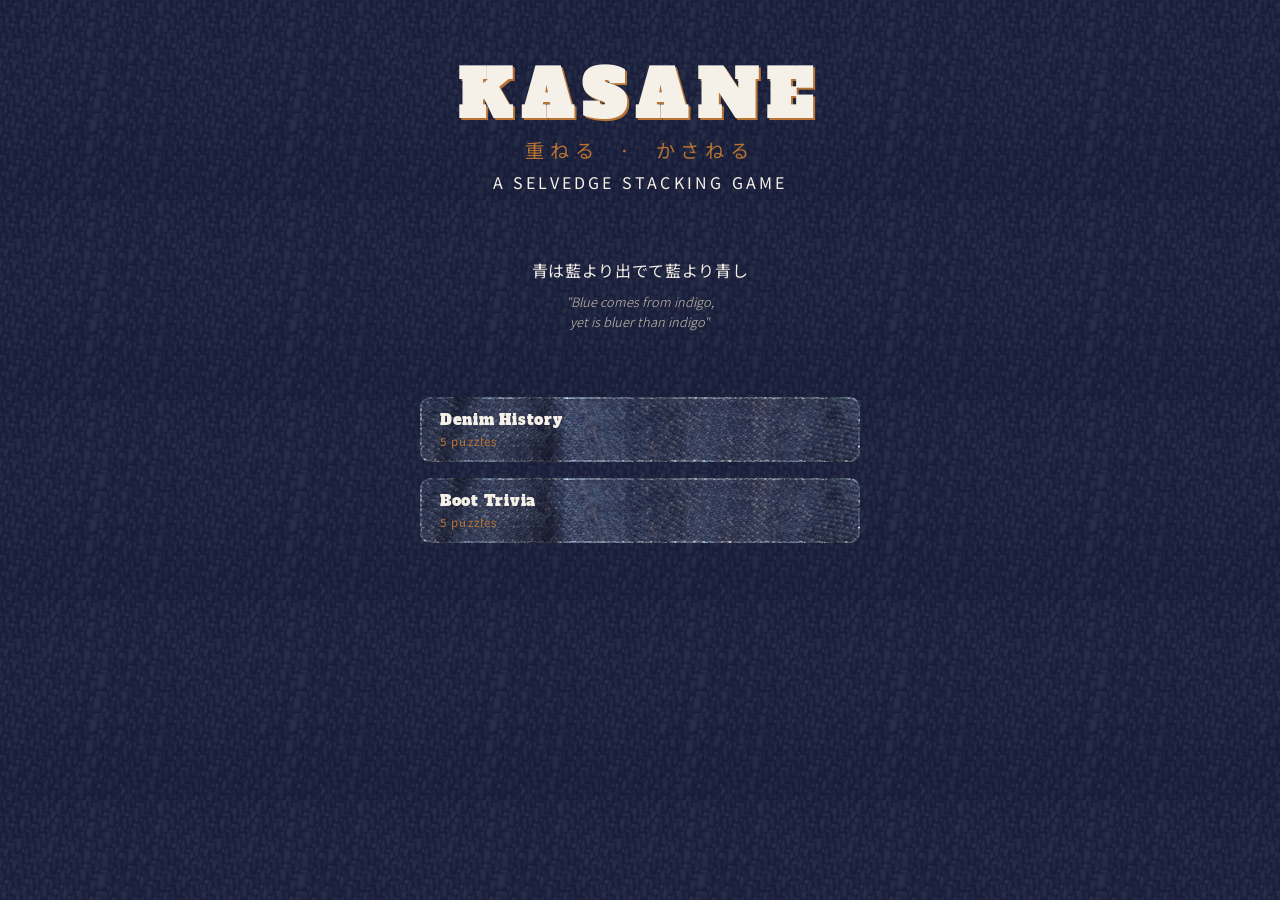
<file: index.html>
<!DOCTYPE html>
<html lang="en">
  <head>
    <meta charset="UTF-8" />
    <meta name="viewport" content="width=device-width, initial-scale=1.0" />
    <title>Kasane — a selvedge stacking game</title>

    <!-- Favicon -->
    <link rel="icon" href="data:image/svg+xml,<svg xmlns=%22http://www.w3.org/2000/svg%22 viewBox=%220 0 100 100%22><text y=%22.9em%22 font-size=%2290%22>👖</text></svg>">
    <link rel="apple-touch-icon" href="data:image/svg+xml,<svg xmlns=%22http://www.w3.org/2000/svg%22 viewBox=%220 0 100 100%22><text y=%22.9em%22 font-size=%2290%22>👖</text></svg>">

    <!-- SEO -->
    <meta name="description" content="Kasane (重ねる) — a denim heritage ordering game. Five puzzles about denim history, iconic jackets, and legendary brands. How deep does your denim knowledge go?">

    <!-- Open Graph (social sharing) -->
    <meta property="og:type" content="website">
    <meta property="og:url" content="https://pistachiopony.github.io/kasane/">
    <meta property="og:site_name" content="Kasane">
    <meta property="og:title" content="Kasane — a selvedge stacking game">
    <meta property="og:description" content="Five puzzles about denim history, iconic jackets, and legendary brands. How deep does your denim knowledge go? Play now →">
    <meta property="og:image" content="https://pistachiopony.github.io/kasane/images/ogimage.png">

    <!-- Twitter / X card -->
    <meta name="twitter:card" content="summary_large_image">
    <meta name="twitter:title" content="Kasane — a selvedge stacking game">
    <meta name="twitter:description" content="Five puzzles about denim history, iconic jackets, and legendary brands. How deep does your denim knowledge go?">
    <meta name="twitter:image" content="https://pistachiopony.github.io/kasane/images/ogimage.png">

    <!-- Google Fonts: Alfa Slab One for titles, Noto Sans JP for body -->
    <link rel="preconnect" href="https://fonts.googleapis.com" />
    <link rel="preconnect" href="https://fonts.gstatic.com" crossorigin />
    <link
      href="https://fonts.googleapis.com/css2?family=Alfa+Slab+One&family=Noto+Sans+JP:wght@300;400;700&display=swap"
      rel="stylesheet"
    />

    <link rel="stylesheet" href="style.css?v=24" />

    <!-- Google Analytics -->
    <script async src="https://www.googletagmanager.com/gtag/js?id=G-45KJP19YDL"></script>
    <script>
      window.dataLayer = window.dataLayer || [];
      function gtag(){dataLayer.push(arguments);}
      gtag('js', new Date());
      gtag('config', 'G-45KJP19YDL');
    </script>
  </head>

  <body>
    <!-- SCREEN WRAPPER: only one screen is visible at a time -->
    <div id="app">

      <!-- ===================== -->
      <!--      TITLE SCREEN     -->
      <!-- ===================== -->
      <div id="screen-title" class="screen active">

        <div class="title-block">
          <h1 class="game-title">KASANE</h1>
          <p class="game-title-jp">重ねる &nbsp;·&nbsp; かさねる</p>
          <p class="game-subtitle">a selvedge stacking game</p>
        </div>

        <div class="proverb-block">
          <p class="proverb-jp">青は藍より出でて藍より青し</p>
          <p class="proverb-en">"Blue comes from indigo,<br />yet is bluer than indigo"</p>
        </div>

        <div id="theme-list" class="theme-list">
          <!-- JS will build one card per theme here -->
        </div>

      </div>

      <!-- ===================== -->
      <!--   PUZZLE SCREEN       -->
      <!-- (built out in JS)     -->
      <!-- ===================== -->
      <div id="screen-puzzle" class="screen">
        <!-- JS will build this dynamically -->
      </div>

      <!-- ===================== -->
      <!--   RESULTS SCREEN      -->
      <!-- ===================== -->
      <div id="screen-results" class="screen">
        <!-- JS will build this dynamically -->
      </div>

      <!-- ===================== -->
      <!--   CONGRATS SCREEN     -->
      <!-- ===================== -->
      <div id="screen-congrats" class="screen">
        <div class="congrats-block">
          <div id="final-card-container" class="share-section"></div>
          <p class="follow-text">Follow <strong>@pistachiopony</strong> on Instagram<br />to be the first to know when new puzzles drop.</p>
          <button id="btn-play-again" class="btn-play-again">PLAY AGAIN</button>
          <a href="https://ko-fi.com/pistachiopony" target="_blank" class="kofi-link">Enjoying Kasane? Buy me a coffee ☕</a>
        </div>

        <footer class="site-footer">
          <p>Are you a denim brand that'd like to be featured in a puzzle?
            <a href="https://mariasaha.com" target="_blank">Learn more →</a>
          </p>
        </footer>
      </div>

    </div><!-- end #app -->

    <script src="puzzles.js?v=24"></script>
    <script src="script.js?v=24"></script>
  </body>
</html>
</file>
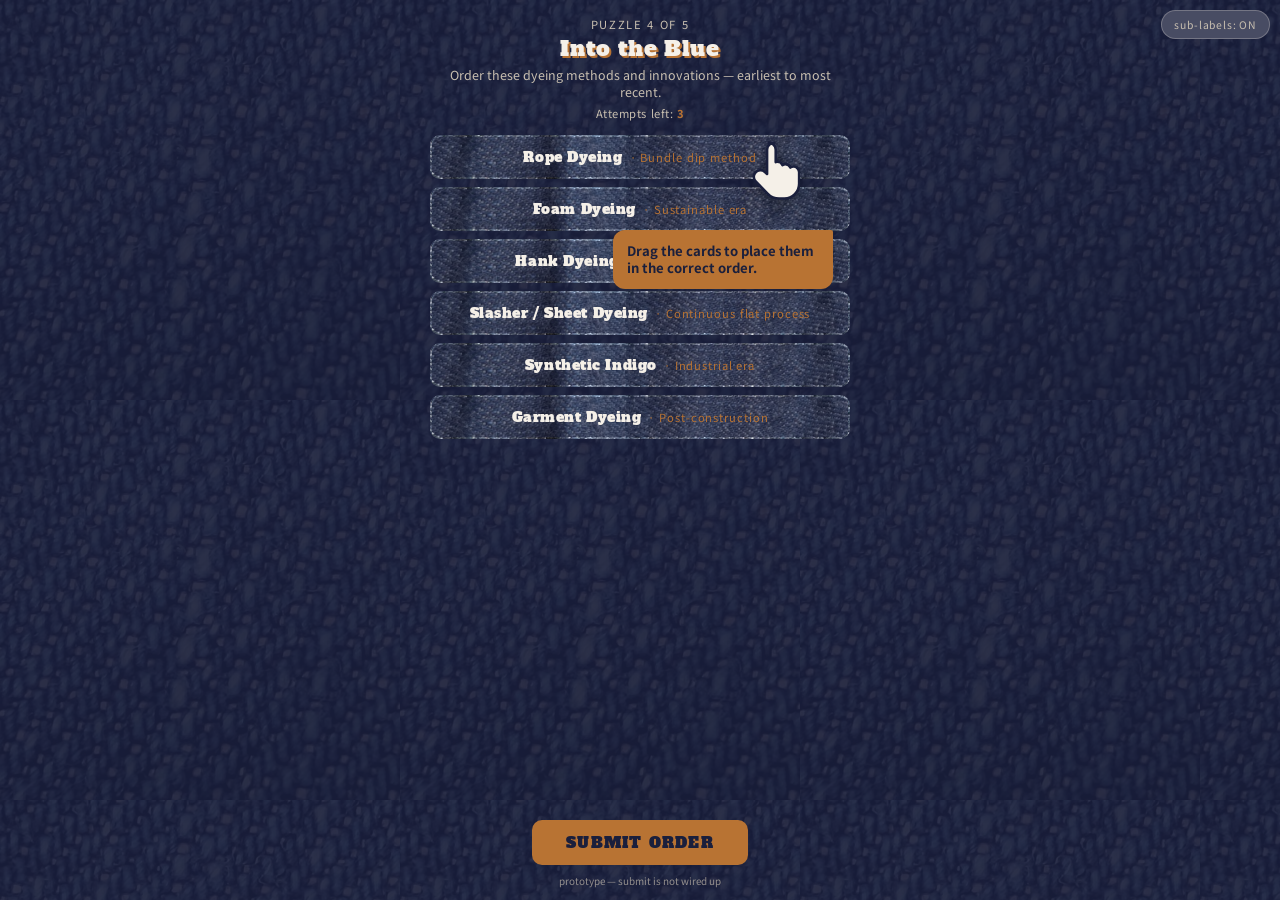
<file: pill-test.html>
<!DOCTYPE html>
<html lang="en">
<head>
  <meta charset="UTF-8">
  <meta name="viewport" content="width=device-width, initial-scale=1.0">
  <title>Kasane — pill card prototype</title>
  <link rel="preconnect" href="https://fonts.googleapis.com">
  <link rel="preconnect" href="https://fonts.gstatic.com" crossorigin>
  <link href="https://fonts.googleapis.com/css2?family=Alfa+Slab+One&family=Noto+Sans+JP:wght@400;700&display=swap" rel="stylesheet">
  <style>
    :root {
      --bg:       #1a1f3c;
      --text:     #f5f0e8;
      --text-dim: #c8bfb0;
      --accent:   #b87333;
      --card-texture: url('images/fabric.jpg');
      --body-texture: url('images/fabdetail.jpg');
      --card-overlay-pct: 55%;
      --font-title: 'Alfa Slab One', serif;
      --font-body:  'Noto Sans JP', sans-serif;
      /* set by JS after layout: one card height + gap, the distance the
         demo hand drags */
      --slot: 52px;
    }

    * { margin: 0; padding: 0; box-sizing: border-box; }

    body {
      background-color: var(--bg);
      background-image: var(--body-texture);
      color: var(--text);
      font-family: var(--font-body);
      min-height: 100dvh;
      display: flex;
      flex-direction: column;
      align-items: center;
      padding: 16px 16px 12px;
    }

    /* Same texture-taming overlay the real game puts on every screen */
    body::before {
      content: '';
      position: fixed;
      inset: 0;
      background-color: color-mix(in srgb, var(--bg) 92%, transparent);
    }

    .wrap {
      width: 100%;
      max-width: 420px;
      display: flex;
      flex-direction: column;
      flex: 1;
      position: relative;
    }

    /* --- CONDENSED HEADER --- */
    .puzzle-header { text-align: center; margin-bottom: 14px; }

    .puzzle-count {
      font-size: 0.7rem;
      color: var(--text-dim);
      letter-spacing: 0.15em;
      text-transform: uppercase;
    }

    .puzzle-title {
      font-family: var(--font-title);
      font-size: 1.35rem;
      font-weight: normal;
      letter-spacing: 0.03em;
      text-shadow: 2px 2px 0px var(--accent);
      margin: 2px 0 4px;
    }

    .puzzle-instruction {
      font-size: 0.78rem;
      color: var(--text-dim);
      line-height: 1.35;
    }

    .attempts-left {
      font-size: 0.7rem;
      color: var(--text-dim);
      letter-spacing: 0.05em;
      margin-top: 4px;
    }
    .attempts-left span { color: var(--accent); font-weight: 700; }

    /* --- PILL CARDS --- */
    .card-list {
      position: relative;
      width: 100%;
      display: flex;
      flex-direction: column;
      gap: 8px;
    }

    .card {
      width: 100%;
      background-color: color-mix(in srgb, var(--bg) 85%, white 15%);
      background-image: var(--card-texture);
      background-size: cover;
      background-position: center;
      border-radius: 10px;
      border: 2px solid transparent;
      position: relative;
      overflow: hidden;
      display: flex;
      flex-direction: row;
      flex-wrap: wrap;            /* if label+sub can't fit one line, wrap visibly */
      align-items: baseline;
      justify-content: center;
      column-gap: 7px;
      padding: 10px 14px;
      touch-action: none;         /* whole card is a drag surface; page doesn't scroll */
      user-select: none;
      -webkit-user-select: none;
      cursor: grab;
    }

    .card::before {
      content: '';
      position: absolute;
      inset: 0;
      background-color: color-mix(in srgb, var(--bg) var(--card-overlay-pct), transparent);
      border-radius: 8px;
    }

    .pill-label, .pill-sub { position: relative; z-index: 1; }

    .pill-label {
      font-family: var(--font-title);
      font-size: 0.88rem;
      font-weight: normal;
      letter-spacing: 0.04em;
      white-space: nowrap;
    }

    .pill-sub {
      font-size: 0.7rem;
      color: var(--accent);
      letter-spacing: 0.08em;
    }

    body.no-subs .pill-sub { display: none; }

    .card.dragging {
      cursor: grabbing;
      box-shadow: 0 18px 30px rgba(0, 0, 0, 0.45), 0 4px 10px rgba(0, 0, 0, 0.3);
      transform: scale(1.045) rotate(-1.4deg);
    }

    .card-placeholder {
      border: 2px dashed color-mix(in srgb, var(--text) 28%, transparent);
      background: color-mix(in srgb, var(--text) 4%, transparent);
    }
    .card-placeholder::before { content: none; }

    /* --- SUBMIT --- */
    .submit-bar { margin-top: auto; padding-top: 18px; text-align: center; }

    .btn-primary {
      font-family: var(--font-title);
      font-size: 0.95rem;
      color: var(--bg);
      background-color: var(--accent);
      border: none;
      border-radius: 10px;
      padding: 12px 34px;
      letter-spacing: 0.08em;
      cursor: pointer;
    }

    .proto-note {
      font-size: 0.62rem;
      color: var(--text-dim);
      text-align: center;
      margin-top: 8px;
      opacity: 0.7;
    }

    /* --- SUB-LABEL TOGGLE --- */
    .sub-toggle {
      position: fixed;
      top: 10px;
      right: 10px;
      z-index: 50;
      font-family: var(--font-body);
      font-size: 0.65rem;
      letter-spacing: 0.08em;
      color: var(--text-dim);
      background: color-mix(in srgb, var(--bg) 80%, white 20%);
      border: 1px solid color-mix(in srgb, var(--text) 25%, transparent);
      border-radius: 999px;
      padding: 6px 12px;
      cursor: pointer;
    }

    /* --- TUTORIAL: hand + bubble --- */
    /* Sits over the card list, ignores all pointer events so the first
       real touch lands on a card underneath (and dismisses this). */
    #tutorial {
      position: absolute;
      inset: 0;
      z-index: 20;
      pointer-events: none;
      opacity: 1;
      transition: opacity 0.35s ease;
    }
    #tutorial.done { opacity: 0; }

    .tutorial-hand {
      position: absolute;
      top: 6px;
      right: 12%;
      width: 52px;
      animation: demoHand 4.5s ease-in-out infinite;
      transform-origin: 50% 20%;
      filter: drop-shadow(0 6px 10px rgba(0,0,0,0.4));
    }

    .tutorial-bubble {
      position: absolute;
      top: calc(var(--slot) + 46px);
      right: 4%;
      max-width: 220px;
      background: var(--accent);
      color: var(--bg);
      font-size: 0.82rem;
      font-weight: 700;
      line-height: 1.35;
      padding: 12px 14px;
      border-radius: 12px;
      border-top-right-radius: 2px;
    }

    /* The demo choreography: hand fades in over the top card, presses,
       drags it down one slot (the card below slides up), releases, then
       drags it back home. Loops until the player touches anything. */
    @keyframes demoHand {
      0%, 6%    { opacity: 0; transform: translateY(0) scale(1); }
      13%       { opacity: 1; transform: translateY(0) scale(1); }
      20%       { opacity: 1; transform: translateY(0) scale(0.88); }
      48%       { opacity: 1; transform: translateY(var(--slot)) scale(0.88); }
      56%       { opacity: 1; transform: translateY(var(--slot)) scale(1); }
      63%       { opacity: 1; transform: translateY(var(--slot)) scale(0.88); }
      88%       { opacity: 1; transform: translateY(0) scale(0.88); }
      94%, 100% { opacity: 1; transform: translateY(0) scale(1); }
    }

    .demo-running .card:nth-child(1) {
      animation: demoCardA 4.5s ease-in-out infinite;
      z-index: 10;
    }
    .demo-running .card:nth-child(2) {
      animation: demoCardB 4.5s ease-in-out infinite;
    }

    @keyframes demoCardA {
      0%, 20%   { transform: none; box-shadow: none; }
      26%       { transform: scale(1.04); box-shadow: 0 14px 24px rgba(0,0,0,0.45); }
      48%       { transform: translateY(var(--slot)) scale(1.04); box-shadow: 0 14px 24px rgba(0,0,0,0.45); }
      56%       { transform: translateY(var(--slot)) scale(1); box-shadow: none; }
      63%       { transform: translateY(var(--slot)) scale(1.04); box-shadow: 0 14px 24px rgba(0,0,0,0.45); }
      88%       { transform: scale(1.04); box-shadow: 0 14px 24px rgba(0,0,0,0.45); }
      94%, 100% { transform: none; box-shadow: none; }
    }

    @keyframes demoCardB {
      0%, 26%   { transform: none; }
      46%       { transform: translateY(calc(-1 * var(--slot))); }
      64%       { transform: translateY(calc(-1 * var(--slot))); }
      86%, 100% { transform: none; }
    }
  </style>
</head>
<body>
  <button class="sub-toggle" id="sub-toggle">sub-labels: ON</button>

  <div class="wrap">
    <div class="puzzle-header">
      <p class="puzzle-count">Puzzle 4 of 5</p>
      <h2 class="puzzle-title">Into the Blue</h2>
      <p class="puzzle-instruction">Order these dyeing methods and innovations — earliest to most recent.</p>
      <p class="attempts-left">Attempts left: <span>3</span></p>
    </div>

    <div id="card-list" class="card-list">
      <!-- cards injected by JS -->
      <div id="tutorial">
        <svg class="tutorial-hand" viewBox="0 0 60 84" xmlns="http://www.w3.org/2000/svg">
          <!-- generic pointing hand: index finger up, curled fist below -->
          <path d="M30 2
                   c-4.4 0 -8 3.6 -8 8
                   v28
                   l-2.5 -2.2
                   c-3.2 -2.9 -8.2 -2.7 -11 0.6
                   c-2.6 3 -2.4 7.5 0.4 10.3
                   l14 14.3
                   c3.4 3.5 8 5.4 12.9 5.4
                   h6.2
                   c9.4 0 17 -7.6 17 -17
                   v-13.4
                   c0 -3.6 -2.9 -6.5 -6.5 -6.5
                   c-1.3 0 -2.6 0.4 -3.6 1.1
                   c-0.9 -2.3 -3.1 -3.9 -5.7 -3.9
                   c-1.3 0 -2.5 0.4 -3.5 1.1
                   c-0.9 -2.2 -3.1 -3.8 -5.7 -3.8
                   c-0.7 0 -1.4 0.1 -2 0.3
                   V10
                   c0 -4.4 -3.6 -8 -8 -8
                   z"
                fill="#f5f0e8" stroke="#1a1f3c" stroke-width="3" stroke-linejoin="round"/>
        </svg>
        <div class="tutorial-bubble">Drag the cards to place them in the correct order.</div>
      </div>
    </div>

    <div class="submit-bar">
      <button class="btn-primary" id="btn-submit">SUBMIT ORDER</button>
      <p class="proto-note">prototype — submit is not wired up</p>
    </div>
  </div>

  <script>
    // Real content from the "Into the Blue" puzzle, pre-shuffled.
    const items = [
      { id: 'rope',      label: 'Rope Dyeing',            sub: 'Bundle dip method' },
      { id: 'foam',      label: 'Foam Dyeing',            sub: 'Sustainable era' },
      { id: 'hank',      label: 'Hank Dyeing',            sub: 'Hand bundle method' },
      { id: 'slasher',   label: 'Slasher / Sheet Dyeing', sub: 'Continuous flat process' },
      { id: 'synthetic', label: 'Synthetic Indigo',       sub: 'Industrial era' },
      { id: 'garment',   label: 'Garment Dyeing',         sub: 'Post-construction' },
    ];

    const cardList = document.getElementById('card-list');
    const tutorial = document.getElementById('tutorial');

    // Insert cards before the tutorial overlay so it stays on top in DOM order.
    items.forEach(item => {
      const card = document.createElement('div');
      card.className = 'card';
      card.dataset.id = item.id;
      card.innerHTML = `
        <span class="pill-label">${item.label}</span>
        <span class="pill-sub">· ${item.sub}</span>
      `;
      cardList.insertBefore(card, tutorial);
    });

    // Measure one slot (card height + list gap) so the demo animation
    // drags exactly one position regardless of font/screen differences.
    function setSlot() {
      const first = cardList.querySelector('.card');
      document.documentElement.style.setProperty('--slot', (first.offsetHeight + 8) + 'px');
    }
    setSlot();
    window.addEventListener('resize', setSlot);

    cardList.classList.add('demo-running');

    function dismissTutorial() {
      tutorial.classList.add('done');
      cardList.classList.remove('demo-running');
      document.removeEventListener('pointerdown', dismissTutorial);
    }
    document.addEventListener('pointerdown', dismissTutorial);

    // Sub-label toggle, so both versions can be compared on the phone.
    const subToggle = document.getElementById('sub-toggle');
    subToggle.addEventListener('click', () => {
      document.body.classList.toggle('no-subs');
      const off = document.body.classList.contains('no-subs');
      subToggle.textContent = 'sub-labels: ' + (off ? 'OFF' : 'ON');
      setSlot(); // card height may change
    });

    // --- WHOLE-CARD DRAG ---
    // Same mechanics as the real game's handle drag (float the card
    // fixed-position, dashed placeholder holds its slot), but pointerdown
    // lives on the entire card and there is no edge-scrolling — the whole
    // point of this layout is that nothing scrolls.
    let draggedCard = null;
    let pendingCard = null;
    let placeholder = null;
    let startX = 0, startY = 0;
    let grabOffsetX = 0, grabOffsetY = 0;
    const THRESHOLD = 8;

    function onPointerDown(e) {
      pendingCard = e.currentTarget;
      startX = e.clientX;
      startY = e.clientY;
    }

    function beginDrag() {
      draggedCard = pendingCard;
      pendingCard = null;

      const rect = draggedCard.getBoundingClientRect();
      grabOffsetX = startX - rect.left;
      grabOffsetY = startY - rect.top;

      placeholder = document.createElement('div');
      placeholder.className = 'card card-placeholder';
      placeholder.dataset.id = draggedCard.dataset.id;
      placeholder.style.height = rect.height + 'px';
      draggedCard.replaceWith(placeholder);
      document.body.appendChild(draggedCard);

      draggedCard.style.position = 'fixed';
      draggedCard.style.width = rect.width + 'px';
      draggedCard.style.left = rect.left + 'px';
      draggedCard.style.top = rect.top + 'px';
      draggedCard.style.zIndex = 1000;
      draggedCard.style.pointerEvents = 'none';
      draggedCard.classList.add('dragging');
    }

    function onPointerMove(e) {
      if (!pendingCard && !draggedCard) return;

      if (pendingCard && !draggedCard) {
        const dx = e.clientX - startX;
        const dy = e.clientY - startY;
        if (Math.sqrt(dx * dx + dy * dy) < THRESHOLD) return;
        beginDrag();
      }

      draggedCard.style.left = (e.clientX - grabOffsetX) + 'px';
      draggedCard.style.top = (e.clientY - grabOffsetY) + 'px';

      const below = document.elementFromPoint(e.clientX, e.clientY);
      const target = below?.closest('.card');

      if (target && target !== placeholder) {
        const rect = target.getBoundingClientRect();
        const midY = rect.top + rect.height / 2;
        if (e.clientY < midY) {
          cardList.insertBefore(placeholder, target);
        } else {
          cardList.insertBefore(placeholder, target.nextSibling);
        }
      }
    }

    function onPointerUp() {
      pendingCard = null;
      if (!draggedCard) return;

      draggedCard.classList.remove('dragging');
      draggedCard.style.position = '';
      draggedCard.style.width = '';
      draggedCard.style.left = '';
      draggedCard.style.top = '';
      draggedCard.style.zIndex = '';
      draggedCard.style.pointerEvents = '';

      placeholder.replaceWith(draggedCard);
      placeholder = null;
      draggedCard = null;
    }

    cardList.querySelectorAll('.card').forEach(card => {
      card.addEventListener('pointerdown', onPointerDown);
    });
    document.addEventListener('pointermove', onPointerMove);
    document.addEventListener('pointerup', onPointerUp);
    document.addEventListener('pointercancel', onPointerUp);
  </script>
</body>
</html>
</file>
<file: style.css>
/* ================================
   KASANE — style.css
   Japanese/Western selvedge aesthetic

   SKINS: every visual role below is driven by five variables
   (--bg/--text/--text-dim/--accent/--accent-pop) plus texture.
   :root defines the default 'denim' skin. Other skins override
   those same variables under [data-skin="..."] — component rules
   never change, only the values do. This means a new theme that
   reuses an existing skin (e.g. a future leather-jackets pack
   reusing 'leather') needs zero new CSS.
   ================================ */

:root {
  --bg:              #1a1f3c;
  --text:            #f5f0e8;
  --text-dim:        #c8bfb0;
  --accent:          #b87333;
  --accent-pop:      #b87333;
  --card-texture:    url('images/fabric.jpg');
  --body-texture:    url('images/fabdetail.jpg');
  --card-overlay-pct: 55%;

  /* Correct/incorrect signal colors — fixed, not skin-tinted. This is a
     functional signal, not a decorative one, so it needs to read the
     same way regardless of which skin is active rather than being
     reinterpreted per theme the way --accent is. */
  --success: #5C8A4A;
  --error:   #c0392b;

  --font-title:  'Alfa Slab One', serif;
  --font-body:   'Noto Sans JP', sans-serif;
}

/* --- LEATHER SKIN (Boot Trivia, and any future leather-goods pack) ---
   No texture — flat color. Primary text is a cream anchor rather than
   one of the leather swatches themselves, since the darkest/lightest
   leather tones alone don't span enough contrast to read well as body
   copy against a near-black background. */
body[data-skin="leather"] {
  --bg:              #312715;
  --text:            #F0E2C0;
  --text-dim:        #a78a58;
  --accent:          #7D6740;
  --accent-pop:      #d3af70;
  --card-texture:    none;
  --body-texture:    none;
  --card-overlay-pct: 0%;
}

/* --- RESET ---
   Browsers add default margins and padding we don't want.
   This zeroes everything out so we start clean. */
*, *::before, *::after {
  box-sizing: border-box;
  margin: 0;
  padding: 0;
}

html {
  overflow-x: hidden;
}

/* --- BASE ---
   The body has the skin's texture (if any), then #app sits on top
   with a semi-transparent overlay across the full page — tames the
   texture while keeping it visible. When a skin has no texture this
   overlay is just the same solid color layered on itself, so it's
   automatically a no-op. */
body {
  background-color: var(--bg);
  background-image: var(--body-texture);
  background-size: 200px;
  background-repeat: repeat;
  color: var(--text);
  font-family: var(--font-body);
  min-height: 100vh;
  display: flex;
  flex-direction: column;
  align-items: center;
  overflow-x: hidden;
}

body::before {
  content: '';
  position: fixed;
  inset: 0;
  background-color: color-mix(in srgb, var(--bg) 92%, transparent);
  pointer-events: none;
  z-index: 0;
}


/* --- APP WRAPPER ---
   Centers everything, max width so it doesn't stretch on desktop.
   position:relative and z-index:1 sit it above the body::before overlay. */
#app {
  position: relative;
  z-index: 1;
  flex: 1;
  display: flex;
  flex-direction: column;
  max-width: 480px;
  width: 100%;
  margin: 0 auto;
  padding: 0 20px;
}

/* --- SCREENS ---
   All screens live in the DOM at once.
   Only the one with class "active" is visible.
   This is the core of our single-page navigation. */
.screen {
  display: none;
  flex-direction: column;
  align-items: center;
  flex: 1;
  padding: 40px 0 20px;
}

.screen.active {
  display: flex;
}

/* --- TITLE SCREEN --- */
.title-block {
  text-align: center;
  margin-bottom: 16px;
  padding: 24px 16px;
}

.game-title {
  font-family: var(--font-title);
  font-size: clamp(2.6rem, 10vw, 4rem);
  letter-spacing: clamp(0.05em, 1.5vw, 0.15em);
  color: var(--text);
  text-shadow: 2px 2px 0px var(--accent);
  line-height: 1;
}

.game-title-jp {
  font-family: var(--font-body);
  font-size: 1.2rem;
  font-weight: 400;
  color: var(--accent);
  letter-spacing: 0.3em;
  margin-top: 8px;
}

.game-subtitle {
  font-family: var(--font-body);
  font-size: 1rem;
  font-weight: 400;
  color: var(--text);
  letter-spacing: 0.2em;
  text-transform: uppercase;
  margin-top: 6px;
}

/* --- PROVERB BLOCK --- */
.proverb-block {
  text-align: center;
  padding: 24px 16px;
  margin-bottom: 40px;
}

.proverb-jp {
  font-size: 1rem;
  color: var(--text);
  letter-spacing: 0.04em;
  margin-bottom: 10px;
}

.proverb-en {
  font-size: 0.8rem;
  font-weight: 300;
  color: var(--text-dim);
  font-style: italic;
  line-height: 1.6;
}

/* --- THEME PICKER (title screen) ---
   Reuses the same .card look as puzzle cards. Always rendered in the
   default (denim) skin regardless of which theme it links to — skin
   only switches once you're inside a theme's puzzle flow. */
.theme-list {
  width: 100%;
  display: flex;
  flex-direction: column;
  gap: 16px;
}

.theme-entry {
  width: 100%;
  display: flex;
  flex-direction: column;
  align-items: center;
  gap: 4px;
}

.theme-card {
  width: 100%;
  cursor: pointer;
}

.theme-card:active {
  transform: scale(0.97);
}

/* --- BUTTONS --- */
.btn-primary {
  font-family: var(--font-title);
  font-size: 1rem;
  letter-spacing: 0.2em;
  color: var(--bg);
  background-color: var(--accent-pop);
  border: none;
  border-radius: 6px;
  padding: 14px 48px;
  cursor: pointer;
  transition: background-color 0.2s ease, transform 0.1s ease;
}

.btn-primary:hover {
  background-color: var(--text);
}

.btn-primary:active {
  transform: scale(0.97);
}

.btn-primary:disabled {
  opacity: 0.5;
  cursor: not-allowed;
}

/* --- FOOTER --- */
.site-footer {
  margin-top: auto;
  padding: 20px 0 12px;
  text-align: center;
  font-size: 0.75rem;
  color: var(--text-dim);
  line-height: 1.6;
}

.site-footer a {
  color: var(--accent);
  text-decoration: none;
}

.site-footer a:hover {
  text-decoration: underline;
}

/* --- SUBMIT BAR ---
   The puzzle screen doesn't scroll anymore, so the bar no longer needs
   to float over content — it just sits at the bottom of the screen's
   flex column. */
.submit-bar {
  width: 100%;
  display: flex;
  justify-content: center;
  margin-top: auto;
  padding: 16px 0 8px;
}

/* --- PUZZLE SCREEN ---
   Header is deliberately compact: with pill cards the whole puzzle —
   header, cards, submit — fits one phone screen with no scrolling,
   which is what makes whole-card drag possible. */
#screen-puzzle {
  padding-top: 16px;
}

.puzzle-header {
  text-align: center;
  margin-bottom: 14px;
  width: 100%;
}

.puzzle-count {
  font-size: 0.7rem;
  color: var(--text-dim);
  letter-spacing: 0.2em;
  text-transform: uppercase;
  margin-bottom: 4px;
}

.puzzle-title {
  font-family: var(--font-title);
  font-size: 1.35rem;
  color: var(--text);
  text-shadow: 1px 1px 0px var(--accent);
  margin-bottom: 6px;
}

.puzzle-instruction {
  font-size: 0.78rem;
  color: var(--text-dim);
  line-height: 1.35;
  margin-bottom: 6px;
}

.attempts-left {
  font-size: 0.7rem;
  color: var(--text-dim);
  letter-spacing: 0.05em;
}

.attempts-left span {
  color: var(--accent);
  font-weight: 700;
}

/* --- CARDS --- */
.card-list {
  position: relative; /* anchors the drag-tutorial overlay */
  width: 100%;
  display: flex;
  flex-direction: column;
  gap: 8px;
  margin-bottom: 24px;
}

/* Base .card is shared by the title screen's theme picker (two-line
   .card-content layout) and the puzzle screen's pills — puzzle-specific
   overrides are scoped to #card-list below. */
.card {
  width: 100%;
  background-color: color-mix(in srgb, var(--bg) 85%, white 15%);
  background-image: var(--card-texture);
  background-size: cover;
  background-position: center;
  border-radius: 10px;
  cursor: default;
  display: flex;
  flex-direction: row;
  align-items: stretch;
  border: 2px solid transparent;
  transition: border-color 0.2s ease, transform 0.1s ease;
  position: relative;
  overflow: hidden;
  touch-action: pan-y;
  user-select: none;
}

/* Overlay on each card, strength set per skin — tames the texture so
   text stays readable. Skins with no texture set this to 0%, so it's
   a no-op rather than muddying the flat color underneath. */
.card::before {
  content: '';
  position: absolute;
  inset: 0;
  background-color: color-mix(in srgb, var(--bg) var(--card-overlay-pct), transparent);
  border-radius: 8px;
}

/* Puzzle cards are thin single-line pills — the entire card is the drag
   surface, no handle. touch-action:none is safe here because the puzzle
   screen fits without scrolling at 4-6 cards; a future 7+ card puzzle
   would need to revisit this. */
#card-list .card {
  flex-wrap: wrap;          /* an over-long label wraps visibly instead of clipping */
  align-items: baseline;
  justify-content: center;
  padding: 10px 14px;
  touch-action: none;
  cursor: grab;
}

.pill-label {
  position: relative;
  z-index: 1;
  font-family: var(--font-title);
  font-size: 0.88rem;
  color: var(--text);
  letter-spacing: 0.04em;
  white-space: nowrap;
}

.card-content {
  position: relative;
  z-index: 1;
  display: flex;
  flex-direction: column;
  justify-content: center;
  gap: 3px;
  flex: 1;
  min-width: 0;
  padding: 11px 8px 11px 18px;
}

.card-label, .card-sub {
  position: relative;
  z-index: 1;
}

.card-label {
  font-family: var(--font-title);
  font-size: 0.92rem;
  color: var(--text);
  letter-spacing: 0.05em;
}

.card-sub {
  font-size: 0.72rem;
  color: var(--accent);
  letter-spacing: 0.1em;
}

#card-list .card[data-locked="true"] {
  cursor: default;
}

.card.correct {
  border-color: var(--success);
  border-width: 3px;
  box-shadow: 0 0 14px color-mix(in srgb, var(--success) 55%, transparent);
}

.card.incorrect {
  border-color: var(--error);
  border-width: 3px;
}

.card.dragging {
  cursor: grabbing;
  box-shadow: 0 18px 30px rgba(0, 0, 0, 0.45), 0 4px 10px rgba(0, 0, 0, 0.3);
  transform: scale(1.045) rotate(-1.4deg);
}

.card-placeholder {
  border: 2px dashed color-mix(in srgb, var(--text) 28%, transparent);
  background: color-mix(in srgb, var(--text) 4%, transparent);
}

/* --- DRAG TUTORIAL ---
   First-play overlay: a hand presses the top card, drags it down one
   slot and back, looping. Sits over the card list but ignores all
   pointer events, so the first real touch lands on the cards beneath.
   --slot (one card height + gap) is measured and set by script.js. */
#drag-tutorial {
  position: absolute;
  inset: 0;
  z-index: 20;
  pointer-events: none;
  opacity: 1;
  transition: opacity 0.35s ease;
}

#drag-tutorial.done {
  opacity: 0;
}

.tutorial-hand {
  position: absolute;
  top: 6px;
  right: 12%;
  width: 52px;
  animation: demoHand 4.5s ease-in-out infinite;
  transform-origin: 50% 20%;
  filter: drop-shadow(0 6px 10px rgba(0, 0, 0, 0.4));
}

.tutorial-bubble {
  position: absolute;
  top: calc(var(--slot, 52px) + 46px);
  right: 4%;
  max-width: 220px;
  background: var(--accent-pop);
  color: var(--bg);
  font-size: 0.82rem;
  font-weight: 700;
  line-height: 1.35;
  padding: 12px 14px;
  border-radius: 12px;
  border-top-right-radius: 2px;
}

@keyframes demoHand {
  0%, 6%    { opacity: 0; transform: translateY(0) scale(1); }
  13%       { opacity: 1; transform: translateY(0) scale(1); }
  20%       { opacity: 1; transform: translateY(0) scale(0.88); }
  48%       { opacity: 1; transform: translateY(var(--slot, 52px)) scale(0.88); }
  56%       { opacity: 1; transform: translateY(var(--slot, 52px)) scale(1); }
  63%       { opacity: 1; transform: translateY(var(--slot, 52px)) scale(0.88); }
  88%       { opacity: 1; transform: translateY(0) scale(0.88); }
  94%, 100% { opacity: 1; transform: translateY(0) scale(1); }
}

/* While the demo runs, the top two cards act it out: card 1 is "dragged"
   down a slot and back, card 2 steps aside and returns. */
.demo-running .card:nth-child(1) {
  animation: demoCardA 4.5s ease-in-out infinite;
  z-index: 10;
}

.demo-running .card:nth-child(2) {
  animation: demoCardB 4.5s ease-in-out infinite;
}

@keyframes demoCardA {
  0%, 20%   { transform: none; box-shadow: none; }
  26%       { transform: scale(1.04); box-shadow: 0 14px 24px rgba(0, 0, 0, 0.45); }
  48%       { transform: translateY(var(--slot, 52px)) scale(1.04); box-shadow: 0 14px 24px rgba(0, 0, 0, 0.45); }
  56%       { transform: translateY(var(--slot, 52px)) scale(1); box-shadow: none; }
  63%       { transform: translateY(var(--slot, 52px)) scale(1.04); box-shadow: 0 14px 24px rgba(0, 0, 0, 0.45); }
  88%       { transform: scale(1.04); box-shadow: 0 14px 24px rgba(0, 0, 0, 0.45); }
  94%, 100% { transform: none; box-shadow: none; }
}

@keyframes demoCardB {
  0%, 26%   { transform: none; }
  46%       { transform: translateY(calc(-1 * var(--slot, 52px))); }
  64%       { transform: translateY(calc(-1 * var(--slot, 52px))); }
  86%, 100% { transform: none; }
}

/* Suppress the overlay so the dashed placeholder reads as empty */
.card-placeholder::before {
  content: none;
}

.card[data-locked="true"] {
  opacity: 0.9;
}

/* --- CORRECT BANNER --- */
.correct-banner {
  font-family: var(--font-title);
  font-size: 1.8rem;
  color: var(--accent-pop);
  text-align: center;
  letter-spacing: 0.1em;
  padding: 16px 0;
  animation: fadeInUp 0.4s ease;
}

@keyframes fadeInUp {
  from { opacity: 0; transform: translateY(10px); }
  to   { opacity: 1; transform: translateY(0); }
}

/* --- BORDER HINT --- */
.border-hint {
  font-size: 0.72rem;
  color: var(--accent);
  text-align: center;
  letter-spacing: 0.05em;
  margin-top: -4px;
  margin-bottom: 12px;
  animation: fadeInUp 0.4s ease;
}

/* --- RESULTS / INFO CARD SCREEN --- */
.results-header {
  text-align: center;
  margin-bottom: 20px;
  width: 100%;
}

.results-outcome {
  font-size: 0.9rem;
  letter-spacing: 0.1em;
  margin-top: 8px;
}

.results-outcome.won  { color: var(--accent-pop); }
.results-outcome.lost { color: var(--text-dim); }

.facts-list {
  width: 100%;
  display: flex;
  flex-direction: column;
  gap: 10px;
  margin-bottom: 24px;
}

.fact-card {
  background-color: color-mix(in srgb, var(--bg) 85%, white 15%);
  border-left: 3px solid var(--accent);
  border-radius: 6px;
  padding: 12px 16px;
}

.fact-card-header {
  display: flex;
  align-items: flex-start;
  gap: 12px;
  margin-bottom: 8px;
}

.fact-position {
  font-family: var(--font-title);
  font-size: 1.2rem;
  color: var(--accent);
  min-width: 20px;
}

.fact-label {
  display: block;
  font-family: var(--font-title);
  font-size: 0.9rem;
  color: var(--text);
}

.fact-sub {
  display: block;
  font-size: 0.75rem;
  color: var(--accent);
  letter-spacing: 0.05em;
}

.fact-text {
  font-size: 0.8rem;
  color: var(--text-dim);
  line-height: 1.6;
}

.results-actions {
  display: flex;
  flex-direction: column;
  align-items: center;
  gap: 12px;
  width: 100%;
  padding-bottom: 20px;
}

/* --- SHARE CARD --- */
.share-section {
  width: 100%;
  display: flex;
  flex-direction: column;
  align-items: center;
  gap: 14px;
  padding: 20px 0;
  border-bottom: 1px solid color-mix(in srgb, var(--accent) 25%, transparent);
}

.share-card-canvas {
  width: 100%;
  max-width: 340px;
  border-radius: 6px;
  display: block;
  box-shadow: 0 4px 24px rgba(0, 0, 0, 0.5);
}

.btn-share {
  font-family: var(--font-title);
  font-size: 0.85rem;
  letter-spacing: 0.15em;
  color: var(--accent-pop);
  background: transparent;
  border: 2px solid var(--accent-pop);
  border-radius: 6px;
  padding: 10px 32px;
  cursor: pointer;
  transition: background-color 0.2s ease, color 0.2s ease;
}

.btn-share:hover {
  background-color: var(--accent-pop);
  color: var(--bg);
}

.sources-line {
  font-size: 0.65rem;
  color: var(--text-dim);
  text-align: center;
  letter-spacing: 0.05em;
  line-height: 1.6;
  padding: 0 10px 24px;
  opacity: 0.7;
}

/* --- CONGRATS SCREEN --- */
.congrats-block {
  text-align: center;
  display: flex;
  flex-direction: column;
  align-items: center;
  gap: 20px;
  flex: 1;
  justify-content: center;
}

.congrats-block h2 {
  font-family: var(--font-title);
  font-size: 1.6rem;
  color: var(--text);
  line-height: 1.4;
}

.follow-text {
  font-size: 0.9rem;
  color: var(--text-dim);
  line-height: 1.8;
}

.follow-text strong {
  color: var(--accent);
}

/* --- CONGRATS TITLE DISPLAY --- */
#congrats-title-display {
  width: 100%;
  text-align: center;
  display: flex;
  flex-direction: column;
  align-items: center;
  gap: 10px;
  padding: 20px 0 8px;
}

.congrats-earned-label {
  font-size: 0.7rem;
  color: var(--text-dim);
  letter-spacing: 0.25em;
  text-transform: uppercase;
}

.congrats-title {
  font-family: var(--font-title);
  font-size: 3.2rem;
  letter-spacing: 0.08em;
  line-height: 1.1;
}

.congrats-score {
  font-size: 0.85rem;
  color: var(--text-dim);
  letter-spacing: 0.08em;
}

.congrats-emoji {
  font-size: 2.4rem;
  line-height: 1;
  padding-bottom: 4px;
}

/* PLAY AGAIN button on congrats screen */
.btn-play-again {
  font-family: var(--font-title);
  font-size: 0.85rem;
  letter-spacing: 0.15em;
  color: var(--accent-pop);
  background: transparent;
  border: 2px solid var(--accent-pop);
  border-radius: 6px;
  padding: 10px 32px;
  cursor: pointer;
  margin-top: 8px;
  transition: background-color 0.2s ease, color 0.2s ease;
}

.btn-play-again:hover {
  background-color: var(--accent-pop);
  color: var(--bg);
}

/* Ko-fi support link on congrats screen */
.kofi-link {
  font-size: 0.8rem;
  color: var(--text-dim);
  text-decoration: none;
  letter-spacing: 0.05em;
  margin-top: 4px;
  opacity: 0.7;
  transition: opacity 0.2s ease;
}

.kofi-link:hover {
  opacity: 1;
  color: var(--accent);
}

/* START OVER link below CONTINUE button on title screen */
.btn-start-over {
  font-family: var(--font-body);
  font-size: 0.75rem;
  color: var(--text-dim);
  background: transparent;
  border: none;
  cursor: pointer;
  letter-spacing: 0.1em;
  text-decoration: underline;
  margin-top: 4px;
  padding: 4px 8px;
  opacity: 0.7;
  transition: opacity 0.2s ease;
}

.btn-start-over:hover {
  opacity: 1;
}

/* HOME link at the top of the puzzle and results screens */
.btn-home-link {
  font-family: var(--font-body);
  font-size: 0.75rem;
  color: var(--text-dim);
  background: transparent;
  border: none;
  cursor: pointer;
  letter-spacing: 0.1em;
  text-decoration: underline;
  margin-bottom: 8px;
  padding: 4px 8px;
  opacity: 0.7;
  transition: opacity 0.2s ease;
}

.btn-home-link:hover {
  opacity: 1;
}
</file>
